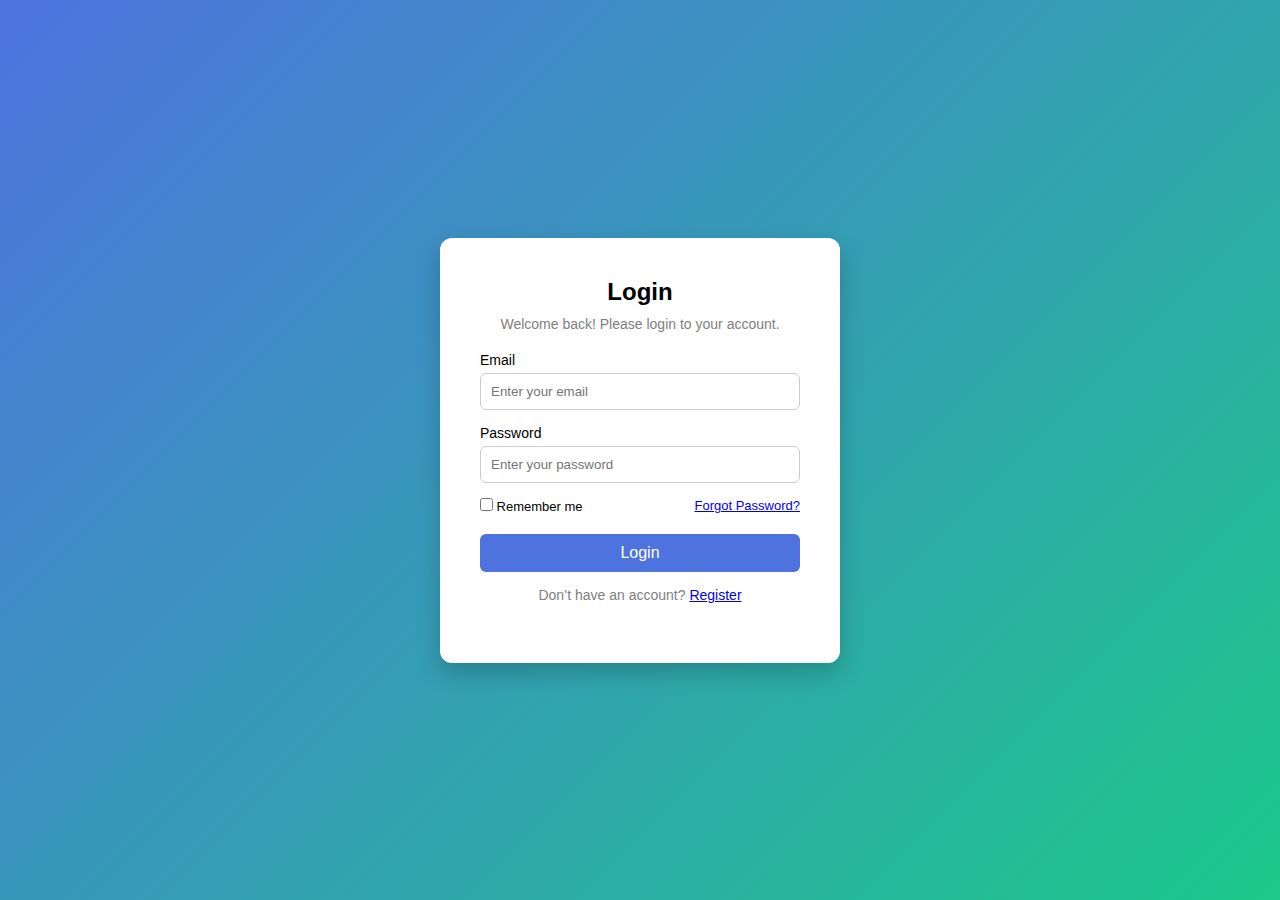
<file: index.html>
<!DOCTYPE html>
<html lang="en">
<head>
    <meta charset="UTF-8">
    <title>Login Page</title>
    <link rel="stylesheet" href="style.css">
</head>
<body>

    <div class="login-container"> 
        <div class="login-box">
            <h2>Login</h2>
            <p>Welcome back! Please login to your account.</p>

            <form>
                <div class="input-group">
                    <label>Email</label>
                    <input type="email" placeholder="Enter your email" required>
                </div>

                <div class="input-group">
                    <label>Password</label>
                    <input type="password" placeholder="Enter your password" required>
                </div>

                <div class="extra-options">
                    <label>
                        <input type="checkbox"> Remember me
                    </label>
                    <a href="#">Forgot Password?</a>
                </div>

                <button type="submit" class="login-btn">Login</button>

                <p class="register-link">
                    Don’t have an account? <a href="#">Register</a>
                </p>
            </form>
        </div>
    </div>

</body>
</html>
</file>
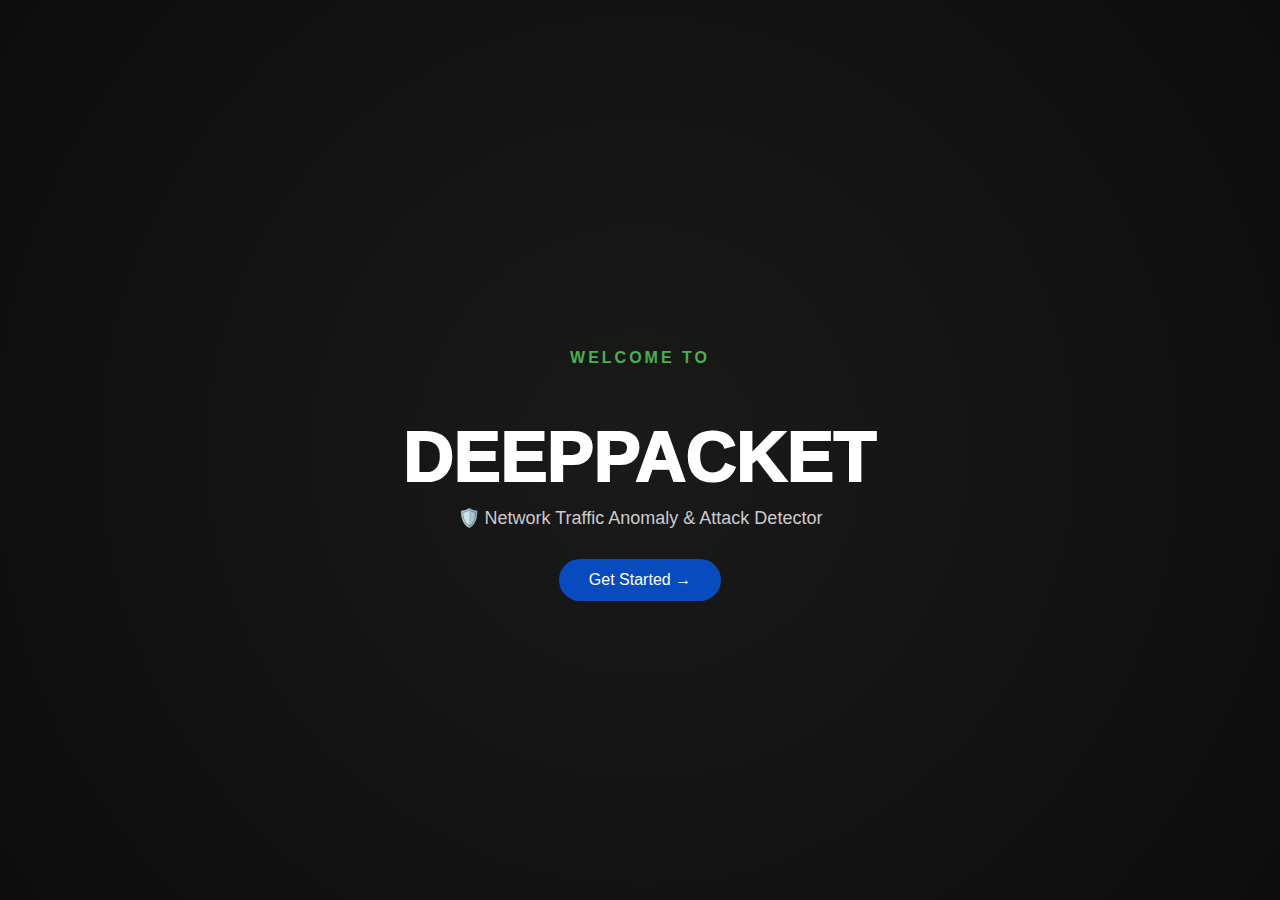
<file: Frontdash.htm>
<!DOCTYPE html>
<html lang="en">
<head>
<meta charset="UTF-8">
<meta name="viewport" content="width=device-width, initial-scale=1.0">
<title>Network Traffic Anomaly & Attack Detector</title>

<style>
*{
    margin:0;
    padding:0;
    box-sizing:border-box;
    font-family: 'Poppins', sans-serif;
}

body{
    height:100vh;
    background: radial-gradient(circle at center, #1a1a1a 0%, #0d0d0d 100%);
    display:flex;
    justify-content:center;
    align-items:center;
    color:white;
    text-align:center;
}

.container h4{
    letter-spacing:3px;
    color:#4CAF50;
    font-weight: 700;
    font: size 55px;
    margin: 50px;
}

.container h1{
    font-size: 70px;
    font-weight: 1000;
    margin:10px;
}

.container p{
    font-size:18px;
    color:#cccccc;
    margin-bottom:30px;
}

.btn{
    padding:12px 30px;
    border-radius:30px;
    border:none;
    background:#084bbe;
    color:white;
    font-size:16px;
    cursor:pointer;
    transition:0.3s;
}

.btn:hover{
    background:#508bc6;
    transform:scale(1.05);
}
</style>

</head>
<body>

<div class="container">
    <h4>WELCOME TO</h4>
    <h1>DEEPPACKET</h1>
    <p>🛡️ Network Traffic Anomaly & Attack Detector</p>
   <button class="btn" onclick="window.location.href='dashboard.html'">
    Get Started →
</button>
</div>

</body>
</html>
</file>
<file: style.css>
* {
    margin: 0;
    padding: 0;
    box-sizing: border-box;
    font-family: Arial, sans-serif;
}

body {
    height: 100vh;
    background: linear-gradient(135deg, #4e73df, #1cc88a);
    display: flex;
    justify-content: center;
    align-items: center;
}

.login-container {
    width: 100%;
    max-width: 400px;
}

.login-box {
    background: white;
    padding: 40px;
    border-radius: 12px;
    box-shadow: 0 10px 25px rgba(0,0,0,0.2);
}

.login-box h2 {
    text-align: center;
    margin-bottom: 10px;
}

.login-box p {
    text-align: center;
    margin-bottom: 20px;
    color: gray;
    font-size: 14px;
}

.input-group {
    margin-bottom: 15px;
}

.input-group label {
    font-size: 14px;
    display: block;
    margin-bottom: 5px;
}

.input-group input {
    width: 100%;
    padding: 10px;
    border-radius: 6px;
    border: 1px solid #ccc;
}

.extra-options {
    display: flex;
    justify-content: space-between;
    font-size: 13px;
    margin-bottom: 20px;
}

.login-btn {
    width: 100%;
    padding: 10px;
    background: #4e73df;
    border: none;
    color: white;
    border-radius: 6px;
    cursor: pointer;
    font-size: 16px;
}

.login-btn:hover {
    background: #2e59d9;
}

.register-link {
    text-align: center;
    margin-top: 15px;
    font-size: 14px;
}
</file>
